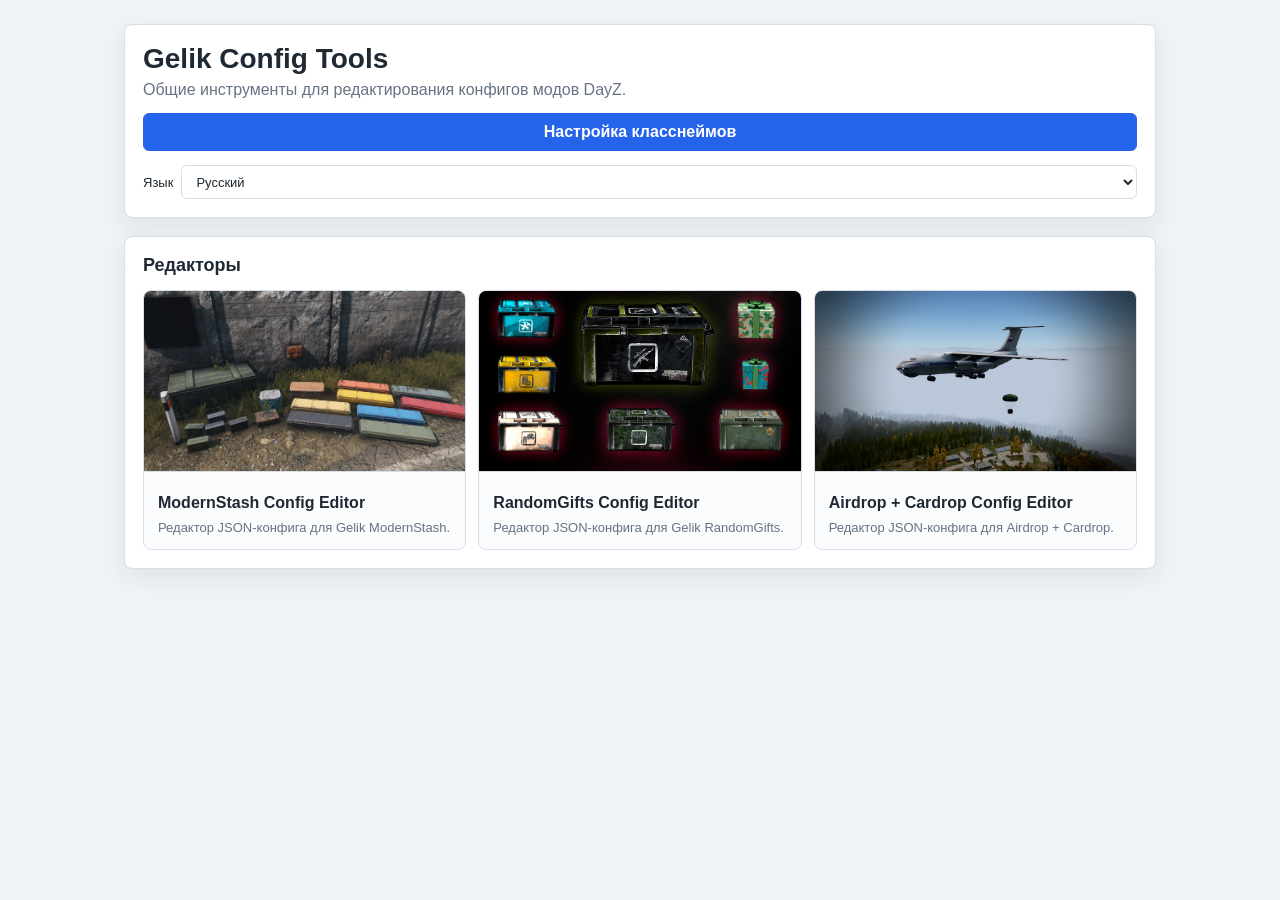
<file: index.html>
<!doctype html>
<html lang="ru">
<head>
  <meta charset="utf-8">
  <meta name="viewport" content="width=device-width, initial-scale=1">
  <title>Gelik Config Tools</title>
  <link rel="stylesheet" href="styles.css">
</head>
<body class="home-page">
  <main class="home">
    <section class="home-header">
      <div>
        <h1>Gelik Config Tools</h1>
        <p data-i18n="homeDescription">Общие инструменты для редактирования конфигов модов DayZ.</p>
      </div>
      <button class="button classnames-button" type="button" data-open-classnames data-i18n="classnamesSettings">Настройка класснеймов</button>
    </section>

    <section class="editors-section">
      <h2 data-i18n="editors">Редакторы</h2>
      <div class="editor-cards">
        <a class="editor-card" href="modernstash/index.html">
          <img src="modernstash/preview.png" alt="ModernStash Config Editor preview">
          <span class="editor-card-body">
            <strong>ModernStash Config Editor</strong>
            <span data-i18n="modernstashCardText">Редактор JSON-конфига для Gelik ModernStash.</span>
          </span>
        </a>
        <a class="editor-card" href="randomgifts/index.html">
          <img src="randomgifts/preview.png" alt="RandomGifts Config Editor preview">
          <span class="editor-card-body">
            <strong>RandomGifts Config Editor</strong>
            <span data-i18n="randomgiftsCardText">Редактор JSON-конфига для Gelik RandomGifts.</span>
          </span>
        </a>
        <a class="editor-card" href="airdrop/index.html">
          <img src="airdrop/preview.png" alt="Airdrop + Cardrop Config Editor preview">
          <span class="editor-card-body">
            <strong>Airdrop + Cardrop Config Editor</strong>
            <span data-i18n="airdropCardText">Редактор JSON-конфига для Airdrop + Cardrop.</span>
          </span>
        </a>
      </div>
    </section>
  </main>

  <script src="classnames-data.js"></script>
  <script src="i18n.js"></script>
  <script src="classnames-manager.js"></script>
</body>
</html>
</file>
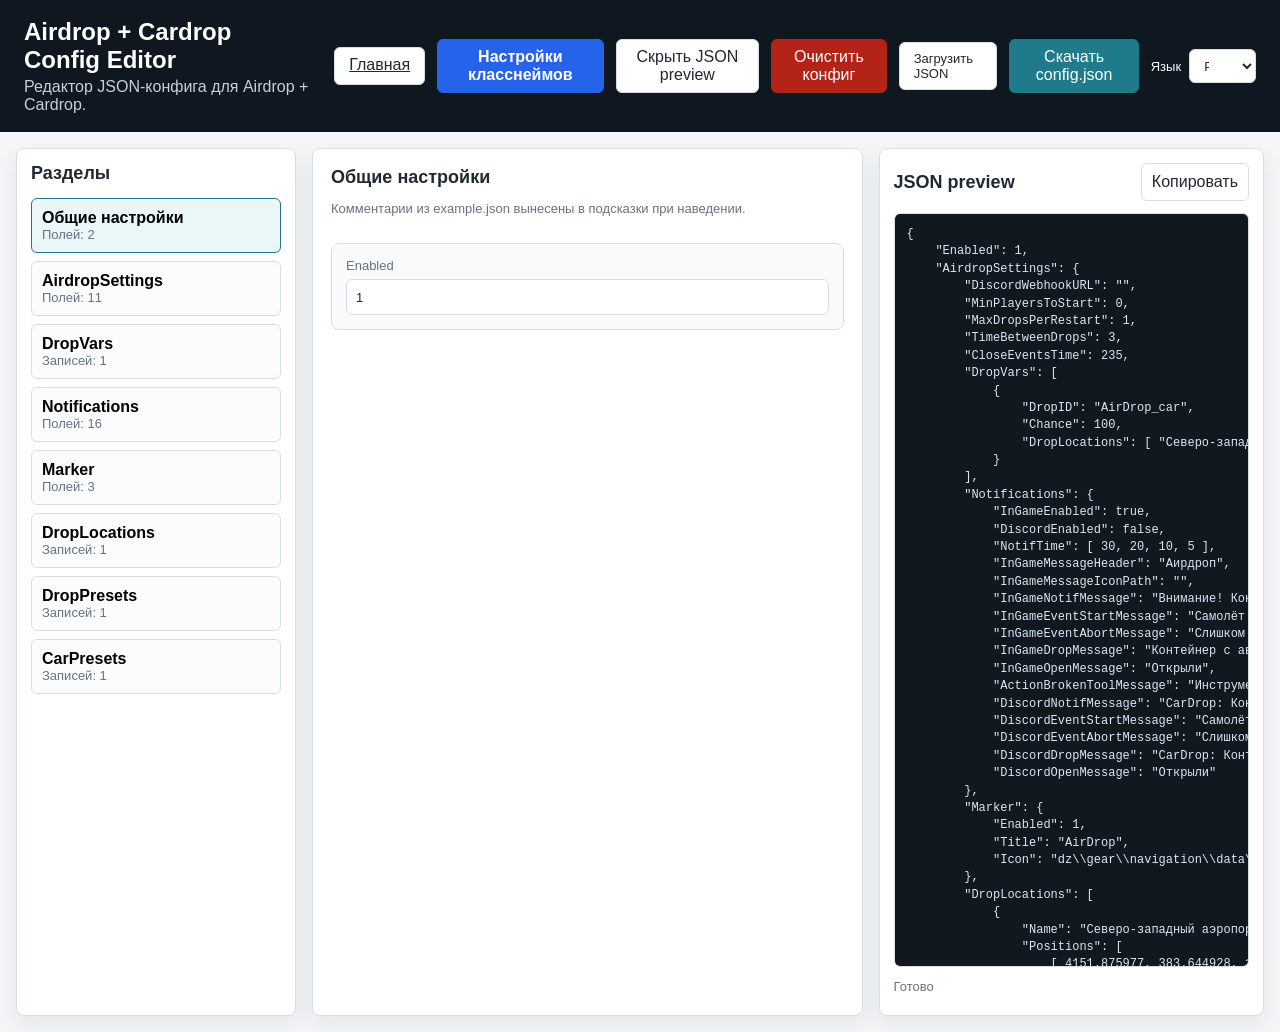
<file: airdrop/index.html>
<!doctype html>
<html lang="ru">
<head>
  <meta charset="utf-8">
  <meta name="viewport" content="width=device-width, initial-scale=1">
  <title>Airdrop + Cardrop Config Editor</title>
  <link rel="stylesheet" href="../styles.css">
</head>
<body>
  <header class="topbar">
    <div>
      <h1>Airdrop + Cardrop Config Editor</h1>
      <p data-i18n="airdropCardText">Редактор JSON-конфига для Airdrop + Cardrop.</p>
    </div>
    <div class="actions">
      <a class="button" href="../index.html" data-i18n="home">Главная</a>
      <button class="button classnames-button" type="button" data-open-classnames data-i18n="classnamesSettingsEditor">Настройки класснеймов</button>
      <button id="togglePreviewBtn" class="button" type="button" data-i18n="hidePreview">Скрыть JSON preview</button>
      <button id="resetConfigBtn" class="button danger" type="button" data-i18n="clearConfig">Очистить конфиг</button>
      <label class="button file-button">
        <span data-i18n="uploadJson">Загрузить JSON</span>
        <input id="fileInput" type="file" accept=".json,application/json">
      </label>
      <button id="downloadBtn" class="button primary" type="button" data-i18n="downloadConfig">Скачать config.json</button>
    </div>
  </header>

  <main class="layout airdrop-layout">
    <aside class="sidebar">
      <div class="sidebar-head">
        <h2 data-i18n="airdropSections">Разделы</h2>
      </div>
      <div id="sectionList" class="group-list"></div>
    </aside>

    <section class="editor">
      <form id="editorForm">
        <div class="section-title">
          <div>
            <h2 id="sectionTitle"></h2>
            <p id="sectionSubtitle"></p>
          </div>
        </div>
        <div id="editorContent"></div>
      </form>
    </section>

    <aside class="preview">
      <div class="preview-head">
        <h2>JSON preview</h2>
        <button id="copyBtn" class="small-button" type="button" data-i18n="copy">Копировать</button>
      </div>
      <pre id="jsonPreview"></pre>
      <div id="status" class="status" data-i18n="ready">Готово</div>
    </aside>
  </main>

  <datalist id="classnameOptions"></datalist>
  <datalist id="dropPresetOptions"></datalist>
  <datalist id="dropLocationOptions"></datalist>
  <datalist id="carPresetOptions"></datalist>
  <script src="../classnames-data.js"></script>
  <script src="../i18n.js"></script>
  <script src="../classnames-manager.js"></script>
  <script src="tooltips.js"></script>
  <script src="airdrop.js"></script>
</body>
</html>
</file>
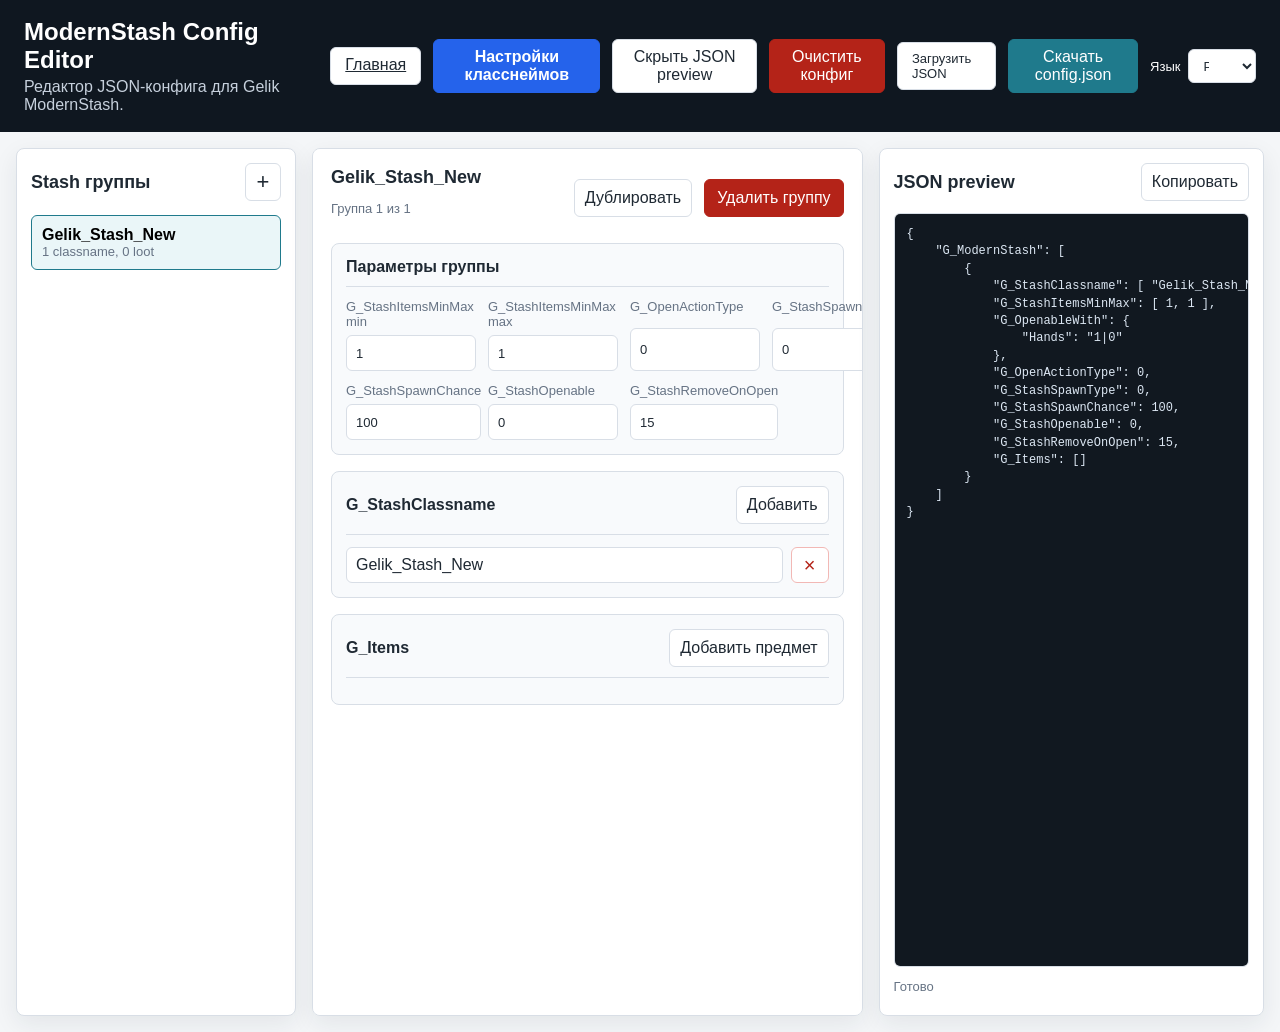
<file: modernstash/index.html>
<!doctype html>
<html lang="ru">
<head>
  <meta charset="utf-8">
  <meta name="viewport" content="width=device-width, initial-scale=1">
  <title>ModernStash Config Editor</title>
  <link rel="stylesheet" href="../styles.css">
</head>
<body>
  <header class="topbar">
    <div>
      <h1>ModernStash Config Editor</h1>
      <p data-i18n="modernstashCardText">Редактор JSON-конфига для мода Gelik ModernStash</p>
    </div>
    <div class="actions">
      <a class="button" href="../index.html" data-i18n="home">Главная</a>
      <button class="button classnames-button" type="button" data-open-classnames data-i18n="classnamesSettingsEditor">Настройки класснеймов</button>
      <button id="togglePreviewBtn" class="button" type="button" data-i18n="hidePreview">Скрыть JSON preview</button>
      <button id="resetConfigBtn" class="button danger" type="button" data-i18n="clearConfig">Очистить конфиг</button>
      <label class="button file-button">
        <span data-i18n="uploadJson">Загрузить JSON</span>
        <input id="fileInput" type="file" accept=".json,application/json">
      </label>
      <button id="downloadBtn" class="button primary" type="button" data-i18n="downloadConfig">Скачать config.json</button>
    </div>
  </header>

  <main class="layout">
    <aside class="sidebar">
      <div class="sidebar-head">
        <h2 data-i18n="stashGroups">Stash группы</h2>
        <button id="addGroupBtn" class="icon-button" type="button" title="Добавить группу" data-i18n-title="addGroup">+</button>
      </div>
      <div id="groupList" class="group-list"></div>
    </aside>

    <section class="editor">
      <form id="groupForm">
        <div class="section-title">
          <div>
            <h2 id="groupTitle">Stash группа</h2>
            <p id="groupSubtitle"></p>
          </div>
          <div class="section-actions">
            <button id="duplicateGroupBtn" class="small-button" type="button" data-tooltip-key="duplicateGroup" data-i18n="duplicate">Дублировать</button>
            <button id="deleteGroupBtn" class="danger" type="button" data-tooltip-key="deleteGroup" data-i18n="deleteGroup">Удалить группу</button>
          </div>
        </div>

        <section class="panel block-panel">
          <div class="panel-head">
            <h3 data-i18n="groupSettings">Параметры группы</h3>
          </div>
          <div class="grid">
            <label>G_StashItemsMinMax min<input id="itemsMin" type="number" min="0" step="1" data-tooltip-key="itemsMin"></label>
            <label>G_StashItemsMinMax max<input id="itemsMax" type="number" min="0" step="1" data-tooltip-key="itemsMax"></label>
            <label>G_OpenActionType<input id="openActionType" type="number" step="1" data-tooltip-key="openActionType"></label>
            <label>G_StashSpawnType<input id="spawnType" type="number" step="1" data-tooltip-key="spawnType"></label>
            <label>G_StashSpawnChance<input id="spawnChance" type="number" min="0" max="100" step="1" data-tooltip-key="spawnChance"></label>
            <label>G_StashOpenable<input id="openable" type="number" step="1" data-tooltip-key="openable"></label>
            <label>G_StashRemoveOnOpen<input id="removeOnOpen" type="number" min="-1" step="1" data-tooltip-key="removeOnOpen"></label>
          </div>
        </section>

        <section class="panel block-panel">
          <div class="panel-head">
            <h3>G_StashClassname</h3>
            <button id="addClassBtn" class="small-button" type="button" data-i18n="add">Добавить</button>
          </div>
          <div id="classList" class="stack"></div>
        </section>

        <section class="panel block-panel">
          <div class="panel-head">
            <h3>G_OpenableWith</h3>
            <button id="addToolBtn" class="small-button" type="button" data-i18n="add">Добавить</button>
          </div>
          <div id="toolList" class="stack"></div>
        </section>

        <section class="panel block-panel">
          <div class="panel-head">
            <h3>G_Items</h3>
            <button id="addItemBtn" class="small-button" type="button" data-i18n="addItem">Добавить предмет</button>
          </div>
          <div id="itemList" class="item-list"></div>
        </section>
      </form>
    </section>

    <aside class="preview">
      <div class="preview-head">
        <h2>JSON preview</h2>
        <button id="copyBtn" class="small-button" type="button" data-i18n="copy">Копировать</button>
      </div>
      <pre id="jsonPreview"></pre>
      <div id="status" class="status" data-i18n="ready">Готово</div>
    </aside>
  </main>

  <datalist id="classnameOptions"></datalist>
  <input id="classnamesInput" class="hidden" type="file" accept=".json,application/json">
  <script src="../classnames-data.js"></script>
  <script src="../i18n.js"></script>
  <script src="../classnames-manager.js"></script>
  <script src="tooltips.js"></script>
  <script src="app.js"></script>
</body>
</html>
</file>
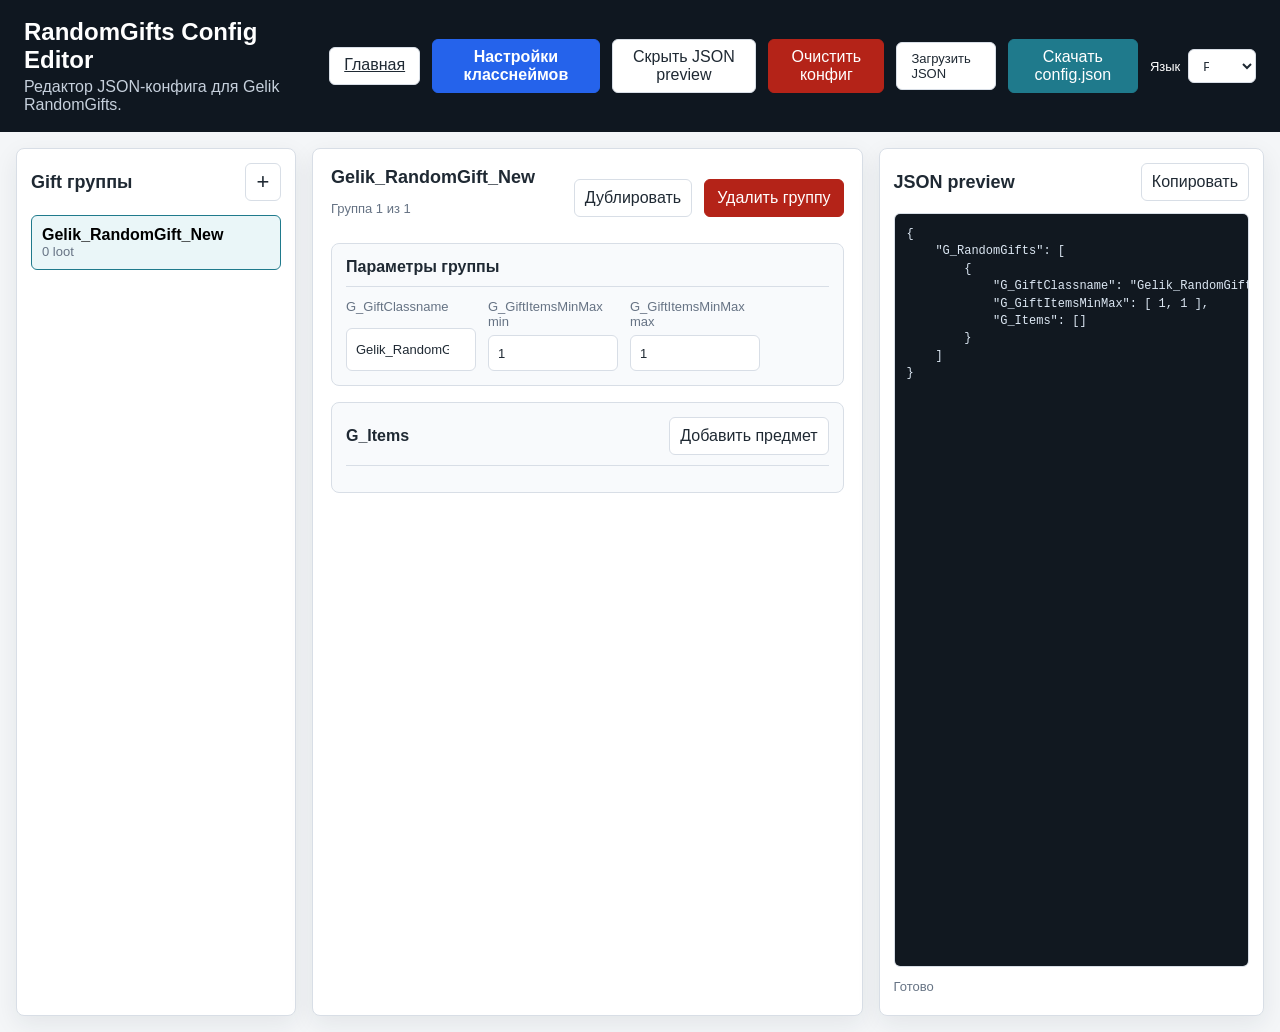
<file: randomgifts/index.html>
<!doctype html>
<html lang="ru">
<head>
  <meta charset="utf-8">
  <meta name="viewport" content="width=device-width, initial-scale=1">
  <title>RandomGifts Config Editor</title>
  <link rel="stylesheet" href="../styles.css">
</head>
<body>
  <header class="topbar">
    <div>
      <h1>RandomGifts Config Editor</h1>
      <p data-i18n="randomgiftsCardText">Редактор JSON-конфига для мода Gelik RandomGifts</p>
    </div>
    <div class="actions">
      <a class="button" href="../index.html" data-i18n="home">Главная</a>
      <button class="button classnames-button" type="button" data-open-classnames data-i18n="classnamesSettingsEditor">Настройки класснеймов</button>
      <button id="togglePreviewBtn" class="button" type="button" data-i18n="hidePreview">Скрыть JSON preview</button>
      <button id="resetConfigBtn" class="button danger" type="button" data-i18n="clearConfig">Очистить конфиг</button>
      <label class="button file-button">
        <span data-i18n="uploadJson">Загрузить JSON</span>
        <input id="fileInput" type="file" accept=".json,application/json">
      </label>
      <button id="downloadBtn" class="button primary" type="button" data-i18n="downloadConfig">Скачать config.json</button>
    </div>
  </header>

  <main class="layout">
    <aside class="sidebar">
      <div class="sidebar-head">
        <h2 data-i18n="giftGroups">Gift группы</h2>
        <button id="addGroupBtn" class="icon-button" type="button" title="Добавить группу" data-i18n-title="addGroup">+</button>
      </div>
      <div id="groupList" class="group-list"></div>
    </aside>

    <section class="editor">
      <form id="groupForm">
        <div class="section-title">
          <div>
            <h2 id="groupTitle">Gift группа</h2>
            <p id="groupSubtitle"></p>
          </div>
          <div class="section-actions">
            <button id="duplicateGroupBtn" class="small-button" type="button" data-tooltip-key="duplicateGroup" data-i18n="duplicate">Дублировать</button>
            <button id="deleteGroupBtn" class="danger" type="button" data-tooltip-key="deleteGroup" data-i18n="deleteGroup">Удалить группу</button>
          </div>
        </div>

        <section class="panel block-panel">
          <div class="panel-head">
            <h3 data-i18n="groupSettings">Параметры группы</h3>
          </div>
          <div class="grid">
            <label>G_GiftClassname<input id="giftClassname" type="text" data-classname-field data-tooltip-key="giftClassname"></label>
            <label>G_GiftItemsMinMax min<input id="itemsMin" type="number" min="0" step="1" data-tooltip-key="giftItemsMin"></label>
            <label>G_GiftItemsMinMax max<input id="itemsMax" type="number" min="0" step="1" data-tooltip-key="giftItemsMax"></label>
          </div>
        </section>

        <section class="panel block-panel">
          <div class="panel-head">
            <h3>G_Items</h3>
            <button id="addItemBtn" class="small-button" type="button" data-i18n="addItem">Добавить предмет</button>
          </div>
          <div id="itemList" class="item-list"></div>
        </section>
      </form>
    </section>

    <aside class="preview">
      <div class="preview-head">
        <h2>JSON preview</h2>
        <button id="copyBtn" class="small-button" type="button" data-i18n="copy">Копировать</button>
      </div>
      <pre id="jsonPreview"></pre>
      <div id="status" class="status" data-i18n="ready">Готово</div>
    </aside>
  </main>

  <datalist id="classnameOptions"></datalist>
  <input id="classnamesInput" class="hidden" type="file" accept=".json,application/json">
  <script src="../classnames-data.js"></script>
  <script src="../i18n.js"></script>
  <script src="../classnames-manager.js"></script>
  <script src="tooltips.js"></script>
  <script src="randomgifts.js"></script>
</body>
</html>
</file>
<file: styles.css>
:root {
  color-scheme: light;
  --bg: #f4f6f8;
  --surface: #ffffff;
  --line: #d8dee6;
  --text: #1f2933;
  --muted: #667384;
  --accent: #1f7a8c;
  --accent-dark: #155d6b;
  --danger: #b42318;
  --shadow: 0 8px 24px rgba(31, 41, 51, 0.08);
}

* {
  box-sizing: border-box;
}

body {
  margin: 0;
  min-height: 100vh;
  background: var(--bg);
  color: var(--text);
  font-family: "Segoe UI", Arial, sans-serif;
}

.home-page {
  display: grid;
  min-height: 100vh;
  background: #eef3f6;
}

.home {
  display: grid;
  align-content: start;
  gap: 18px;
  width: min(1080px, 100%);
  margin: 0 auto;
  padding: 24px;
}

.home-header,
.home-actions,
.editors-section {
  display: grid;
  gap: 14px;
  padding: 18px;
  border: 1px solid var(--line);
  border-radius: 8px;
  background: var(--surface);
  box-shadow: var(--shadow);
}

.home-header h1,
.home-header p,
.home-actions h2,
.home-actions p,
.editors-section h2 {
  margin: 0;
}

.home-header h1 {
  font-size: 28px;
}

.home-header p,
.home-actions p {
  margin-top: 6px;
  color: var(--muted);
}

.editor-cards {
  display: grid;
  grid-template-columns: repeat(auto-fit, minmax(260px, 1fr));
  gap: 12px;
}

.editor-card {
  display: grid;
  gap: 8px;
  overflow: hidden;
  min-height: 190px;
  border: 1px solid var(--line);
  border-radius: 8px;
  background: #fbfcfd;
  color: var(--text);
  text-decoration: none;
}

.editor-card:hover {
  border-color: var(--accent);
  background: #eaf6f8;
}

.editor-card img {
  display: block;
  width: 100%;
  aspect-ratio: 16 / 9;
  object-fit: cover;
  background: #d8dee6;
  border-bottom: 1px solid var(--line);
}

.editor-card-body {
  display: grid;
  gap: 8px;
  padding: 14px;
}

.editor-card strong {
  font-size: 16px;
}

.editor-card-body span {
  color: var(--muted);
  font-size: 13px;
}

.home-actions {
  background: #f8fafc;
}

.home-status {
  color: var(--muted);
  font-size: 13px;
}

.language-select {
  display: inline-flex;
  align-items: center;
  gap: 8px;
  color: inherit;
  font-size: 13px;
}

.language-select select {
  min-height: 34px;
  padding: 6px 30px 6px 10px;
  border: 1px solid var(--line);
  border-radius: 6px;
  background: var(--surface);
  color: var(--text);
}

.classnames-help {
  display: grid;
  gap: 6px;
  padding-top: 8px;
  border-top: 1px solid var(--line);
  color: var(--muted);
  font-size: 13px;
  line-height: 1.45;
}

.classnames-help p {
  margin: 0;
}

.classnames-help a {
  color: var(--accent-dark);
  font-weight: 700;
}

.classnames-help code {
  color: var(--text);
}

.modal {
  position: fixed;
  inset: 0;
  z-index: 2000;
  display: grid;
  place-items: center;
  padding: 20px;
}

.modal.hidden {
  display: none;
}

.modal-backdrop {
  position: absolute;
  inset: 0;
  background: rgba(15, 23, 32, 0.48);
}

.modal-panel {
  position: relative;
  display: grid;
  gap: 14px;
  width: min(860px, 100%);
  max-height: min(760px, 92vh);
  overflow: auto;
  padding: 18px;
  border: 1px solid var(--line);
  border-radius: 8px;
  background: var(--surface);
  box-shadow: 0 18px 60px rgba(15, 23, 32, 0.32);
}

.modal-head,
.modal-tools {
  display: flex;
  align-items: center;
  justify-content: space-between;
  gap: 12px;
}

.modal-head h2,
.modal-head p {
  margin: 0;
}

.modal-head p {
  margin-top: 4px;
  color: var(--muted);
  font-size: 13px;
}

.filter-grid {
  display: grid;
  grid-template-columns: 1fr 220px;
  gap: 14px;
}

.check-list {
  display: grid;
  gap: 8px;
  margin-top: 10px;
}

.check-row {
  display: flex;
  align-items: center;
  gap: 8px;
  color: var(--text);
}

.check-row input {
  width: auto;
  min-height: auto;
}

.classnames-list-wrap {
  display: grid;
  gap: 10px;
}

.classnames-list {
  display: grid;
  grid-template-columns: repeat(auto-fit, minmax(180px, 1fr));
  gap: 6px;
  max-height: 280px;
  overflow: auto;
  padding: 10px;
  border: 1px solid var(--line);
  border-radius: 8px;
  background: #f8fafc;
  font-size: 12px;
}

button,
input,
select {
  font: inherit;
}

.topbar {
  display: flex;
  align-items: center;
  justify-content: space-between;
  gap: 24px;
  padding: 18px 24px;
  background: #0f1720;
  color: #fff;
}

.topbar h1,
.topbar p {
  margin: 0;
}

.topbar h1 {
  font-size: 24px;
  font-weight: 700;
}

.topbar p {
  margin-top: 4px;
  color: #c6d0dc;
}

.actions,
.panel-head,
.preview-head,
.sidebar-head,
.section-actions,
.section-title {
  display: flex;
  align-items: center;
  justify-content: space-between;
  gap: 12px;
}

.button,
.small-button,
.icon-button,
.danger {
  border: 1px solid var(--line);
  border-radius: 6px;
  background: var(--surface);
  color: var(--text);
  cursor: pointer;
  min-height: 38px;
}

.button {
  padding: 8px 14px;
}

.small-button {
  padding: 6px 10px;
}

.icon-button {
  width: 36px;
  height: 36px;
  font-size: 22px;
  line-height: 1;
}

.primary {
  border-color: var(--accent);
  background: var(--accent);
  color: #fff;
}

.primary:hover {
  background: var(--accent-dark);
}

.danger {
  padding: 8px 12px;
  border-color: var(--danger);
  background: var(--danger);
  color: #fff;
}

.danger:hover {
  border-color: #8f1c13;
  background: #8f1c13;
}

.classnames-button {
  border-color: #2563eb;
  background: #2563eb;
  color: #fff;
  font-weight: 700;
}

.classnames-button:hover {
  border-color: #1d4ed8;
  background: #1d4ed8;
}

.file-button input {
  display: none;
}

.layout {
  display: grid;
  grid-template-columns: 280px minmax(420px, 1fr) minmax(360px, 0.7fr);
  gap: 16px;
  padding: 16px;
}

body.preview-collapsed .layout {
  grid-template-columns: 280px minmax(420px, 1fr);
}

body.preview-collapsed .preview {
  display: none;
}

.sidebar,
.editor,
.preview {
  min-height: calc(100vh - 104px);
  background: var(--surface);
  border: 1px solid var(--line);
  border-radius: 8px;
  box-shadow: var(--shadow);
}

.sidebar,
.preview {
  padding: 14px;
}

.editor {
  padding: 18px;
  overflow: auto;
}

h2,
h3 {
  margin: 0;
}

h2 {
  font-size: 18px;
}

h3 {
  font-size: 16px;
}

.group-list {
  display: grid;
  gap: 8px;
  margin-top: 14px;
}

.group-card {
  width: 100%;
  padding: 10px;
  border: 1px solid var(--line);
  border-radius: 6px;
  background: #fbfcfd;
  text-align: left;
  cursor: pointer;
}

.group-card.active {
  border-color: var(--accent);
  background: #eaf6f8;
}

.group-card strong,
.group-card span {
  display: block;
}

.group-card span,
.section-title p {
  color: var(--muted);
  font-size: 13px;
}

.hidden {
  display: none;
}

.grid {
  display: grid;
  grid-template-columns: repeat(4, minmax(130px, 1fr));
  gap: 12px;
  margin-top: 12px;
}

label {
  display: grid;
  gap: 6px;
  color: var(--muted);
  font-size: 13px;
}

input,
select,
textarea {
  width: 100%;
  min-height: 36px;
  padding: 7px 9px;
  border: 1px solid var(--line);
  border-radius: 6px;
  background: #fff;
  color: var(--text);
}

textarea {
  resize: vertical;
  line-height: 1.35;
}

[data-tooltip-key].tooltip-active {
  border-color: var(--accent);
  box-shadow: 0 0 0 3px rgba(31, 122, 140, 0.16);
}

.field-tooltip {
  position: fixed;
  z-index: 1000;
  max-width: 320px;
  padding: 9px 11px;
  border: 1px solid #9fb2c2;
  border-radius: 6px;
  background: #10202a;
  color: #ffffff;
  box-shadow: 0 8px 24px rgba(15, 23, 32, 0.24);
  font-size: 13px;
  line-height: 1.35;
  opacity: 0;
  pointer-events: none;
  transform: translateY(4px);
  transition: opacity 120ms ease, transform 120ms ease;
}

.field-tooltip.visible {
  opacity: 1;
  transform: translateY(0);
}

.panel {
  margin-top: 14px;
}

.block-panel {
  padding: 14px;
  border: 1px solid var(--line);
  border-radius: 8px;
  background: #f8fafc;
}

.block-panel + .block-panel {
  margin-top: 16px;
}

.object-grid {
  display: grid;
  grid-template-columns: repeat(auto-fit, minmax(220px, 1fr));
  gap: 12px;
}

.object-grid-wide {
  grid-column: 1 / -1;
}

.health-pair,
.quantity-pair {
  display: grid;
  grid-template-columns: repeat(2, minmax(140px, 1fr));
  gap: 10px;
}


.array-panel {
  display: grid;
  gap: 12px;
  width: 100%;
}

.compact-card {
  margin-top: 10px;
}

.block-panel > .panel-head {
  padding-bottom: 10px;
  border-bottom: 1px solid var(--line);
}

.stack,
.item-list {
  display: grid;
  gap: 10px;
  margin-top: 12px;
}

.row {
  display: grid;
  grid-template-columns: 1fr 38px;
  gap: 8px;
  align-items: center;
}

.tool-row {
  grid-template-columns: 1fr 130px 130px 38px;
}

.remove {
  width: 38px;
  height: 36px;
  border: 1px solid #f2b8b5;
  border-radius: 6px;
  background: #fff;
  color: var(--danger);
  cursor: pointer;
  font-size: 20px;
}

.item-head-actions {
  display: flex;
  align-items: center;
  gap: 8px;
}

.collapse-button {
  width: 38px;
  height: 36px;
  border: 1px solid var(--line);
  border-radius: 6px;
  background: #fff;
  color: var(--text);
  cursor: pointer;
  font-size: 20px;
  line-height: 1;
}

.collapse-button:disabled {
  opacity: 0.42;
  cursor: default;
}

.item-card.collapsed .item-card-body {
  display: none;
}

.array-panel.collapsed .item-list {
  display: none;
}

.item-card {
  border: 1px solid #bac6d3;
  border-radius: 8px;
  padding: 14px;
  background: #ffffff;
  box-shadow: 0 4px 14px rgba(31, 41, 51, 0.06);
}

.attachments-panel {
  margin-top: 12px;
}

.item-head {
  display: flex;
  justify-content: space-between;
  align-items: center;
  gap: 10px;
  margin: -14px -14px 12px;
  padding: 12px 14px;
  border-bottom: 1px solid #bac6d3;
  border-radius: 8px 8px 0 0;
  background: #edf3f6;
}

.item-grid {
  display: grid;
  grid-template-columns: repeat(3, minmax(130px, 1fr));
  gap: 10px;
}

.item-grid.two-cols {
  grid-template-columns: repeat(2, minmax(130px, 1fr));
}

.item-settings {
  display: grid;
  gap: 12px;
}

.item-subblock {
  padding: 12px;
  border: 1px solid var(--line);
  border-radius: 8px;
  background: #fbfcfd;
}

.item-subblock h4 {
  margin: 0 0 10px;
  color: var(--text);
  font-size: 14px;
}

.span-3 {
  grid-column: 1 / -1;
}

.preview {
  display: grid;
  grid-template-rows: auto 1fr auto;
  gap: 12px;
  position: sticky;
  top: 16px;
  height: calc(100vh - 32px);
  align-self: start;
}

pre {
  overflow: auto;
  margin: 0;
  padding: 12px;
  border: 1px solid var(--line);
  border-radius: 6px;
  background: #111820;
  color: #dce7f3;
  font-size: 12px;
  line-height: 1.45;
  white-space: pre;
  min-height: 0;
}

.status {
  min-height: 22px;
  color: var(--muted);
  font-size: 13px;
}

@media (max-width: 1180px) {
  .layout {
    grid-template-columns: 240px 1fr;
  }

  .preview {
    grid-column: 1 / -1;
    min-height: 360px;
    position: static;
    height: 520px;
  }
}

@media (max-width: 760px) {
  .topbar,
  .actions,
  .section-actions,
  .section-title {
    align-items: stretch;
    flex-direction: column;
  }

  .layout {
    grid-template-columns: 1fr;
  }

  .sidebar,
  .editor,
  .preview {
    min-height: auto;
  }

  .grid,
  .item-grid,
  .tool-row {
    grid-template-columns: 1fr;
  }
}
</file>
